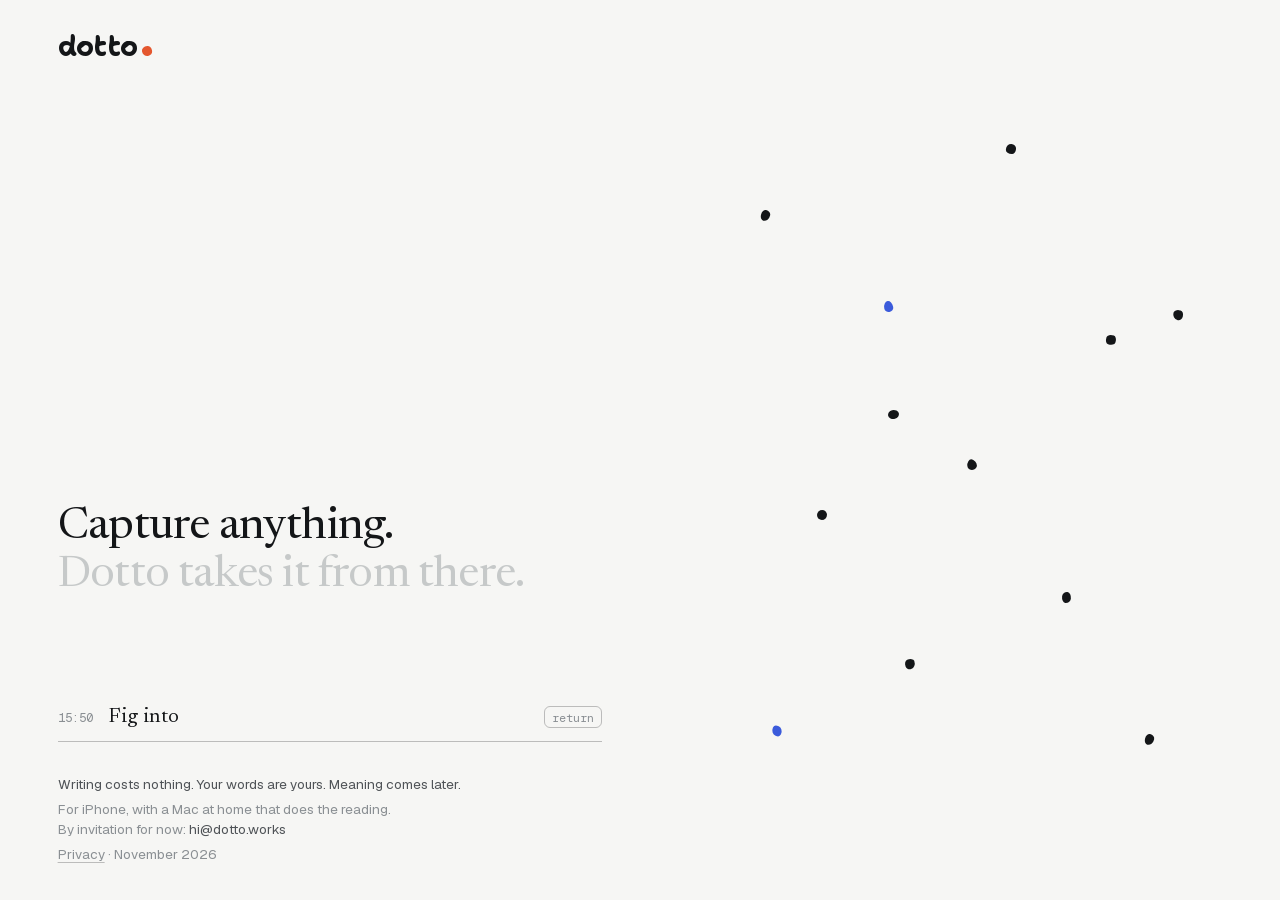
<file: site/index.html>
<!doctype html>
<html lang="en">
<head>
<meta charset="utf-8">
<meta name="viewport" content="width=device-width, initial-scale=1, viewport-fit=cover">
<title>Dotto</title>
<meta name="description" content="Capture anything. Dotto takes it from there.">
<link rel="canonical" href="https://dotto.works/">
<meta name="theme-color" content="#f6f6f4" media="(prefers-color-scheme: light)">
<meta name="theme-color" content="#111213" media="(prefers-color-scheme: dark)">
<meta property="og:type" content="website">
<meta property="og:site_name" content="Dotto">
<meta property="og:title" content="Dotto">
<meta property="og:description" content="Capture anything. Dotto takes it from there.">
<meta property="og:url" content="https://dotto.works/">
<meta property="og:image" content="https://dotto.works/card.png">
<meta property="og:image:width" content="2400">
<meta property="og:image:height" content="1260">
<meta property="og:image:alt" content="dotto, the name written by hand, its full stop a dot in orange, and beside it a scatter of dots.">
<meta name="twitter:card" content="summary_large_image">
<link rel="icon" href="favicon.ico" sizes="48x48">
<link rel="icon" href="icon.svg" type="image/svg+xml">
<link rel="apple-touch-icon" href="apple-touch-icon.png">
<link rel="preload" href="fonts/newsreader-400.e09ad385.woff2" as="font" type="font/woff2" crossorigin>
<link rel="preload" href="fonts/geist.ec42a21e.woff2" as="font" type="font/woff2" crossorigin>
<style>
/* The faces, served from here; design/fonts.sh makes the files. Words show at once in a face
   the device has, sized to take the same room, and change when their own arrives. The name
   is three letters of its face, inside this page, so it is never waited for. */
@font-face { font-family: "Newsreader"; font-weight: 400; font-display: swap; src: url(fonts/newsreader-400.e09ad385.woff2) format("woff2"); unicode-range: U+0020-007E, U+2010-2014, U+2018-201D, U+2022, U+2026; }
@font-face { font-family: "Newsreader"; font-weight: 400; font-display: swap; src: url(fonts/newsreader-400-more.601c2080.woff2) format("woff2"); unicode-range: U+00A0-00FF, U+2212; }
@font-face { font-family: "Geist"; font-weight: 400 500; font-display: swap; src: url(fonts/geist.ec42a21e.woff2) format("woff2"); }
@font-face { font-family: "Geist Mono"; font-weight: 400; font-display: swap; src: url(fonts/geist-mono-400.a8ca955b.woff2) format("woff2"); }
@font-face { font-family: "Shantell Sans"; font-weight: 700; font-display: block; src: url([data-uri]) format("woff2"); }
@font-face { font-family: "Newsreader wait"; src: local("Georgia"); size-adjust: 91.5%; ascent-override: 80.33%; descent-override: 28.96%; line-gap-override: 0%; }
@font-face { font-family: "Geist wait"; src: local("Arial"); size-adjust: 105.53%; ascent-override: 95.24%; descent-override: 27.95%; line-gap-override: 0%; }
/* The dots. Written by `swift run --package-path design dot` from design/dots.json. Change them there. */
/* Dotto's own dot. */
:root { --own-r: 58% 42% 47% 53% / 46% 55% 45% 54%; --own-turn: -8deg; --own-w: 1.044; --own-h: 0.9578; }
/* The dots there are: a shape, a turn, and how much wider and shorter than round. */
.d1 { --r: 58% 42% 47% 53% / 46% 55% 45% 54%; --turn: -8deg; --w: 1.044; --h: 0.9578; }
.d2 { --r: 44% 56% 61% 39% / 52% 41% 59% 48%; --turn: 12deg; --w: 0.9327; --h: 1.072; }
.d3 { --r: 51% 49% 38% 62% / 60% 47% 53% 40%; --turn: 4deg; --w: 1.049; --h: 0.9535; }
.d4 { --r: 50% 50% 50% 50% / 62% 62% 38% 38%; --turn: -10deg; --w: 0.9274; --h: 1.078; }
.d5 { --r: 64% 36% 64% 36% / 40% 60% 40% 60%; --turn: 18deg; --w: 1.049; --h: 0.9535; }
.d6 { --r: 52% 48% 51% 49% / 51% 47% 53% 49%; --turn: 0deg; --w: 1; --h: 1; }
.d7 { --r: 36% 64% 52% 48% / 36% 50% 50% 64%; --turn: 30deg; --w: 1; --h: 1; }
.d8 { --r: 45% 55% 45% 55% / 50% 50% 50% 50%; --turn: -12deg; --w: 1.105; --h: 0.9054; }
.d9 { --r: 55% 45% 58% 42% / 44% 58% 42% 56%; --turn: 6deg; --w: 0.9055; --h: 1.104; }
.d10 { --r: 38% 62% 56% 44% / 58% 36% 64% 42%; --turn: -20deg; --w: 1.02; --h: 0.9806; }
.d11 { --r: 62% 38% 42% 58% / 38% 52% 48% 62%; --turn: 14deg; --w: 0.9747; --h: 1.026; }
.d12 { --r: 47% 53% 43% 57% / 34% 66% 34% 66%; --turn: 24deg; --w: 1.03; --h: 0.9713; }
/* The dots end. */
:root { padding-top: env(safe-area-inset-top, 0px); padding-bottom: env(safe-area-inset-bottom, 0px); }
/* Layout: one screen. The words stand at the left edge, read bottom up from the live line.
   The rest is a field. Every line written becomes a dot in it, its own full stop; Dotto's
   dot, the only colour, leaves the name, goes through them, and they gather into things.
   Palette: a cool near-white ground, black text, hairlines barely there.
   A person's words in a serif, the system in a grotesk, times in mono. */
:root {
  --ground: #f6f6f4;
  --text: #141618;
  --soft: #4f5357;
  --muted: #8a8f93;
  --unlit: #c6c9c9;
  --rule-strong: rgba(20, 22, 24, 0.26);
  --dot: #e4572e;
  --health: #3b5bdb;
  --words: "Newsreader", "Newsreader wait", "Iowan Old Style", Georgia, serif;
  --system: "Geist", "Geist wait", -apple-system, "Helvetica Neue", Arial, sans-serif;
  --time: "Geist Mono", "SF Mono", Menlo, monospace;
  --ease: cubic-bezier(0.22, 0.72, 0.12, 1);
}
@media (prefers-color-scheme: dark) {
  :root:not([data-theme="light"]) {
    --ground: #111213; --text: #ecedea; --soft: #b4b8b5; --muted: #7e8381; --unlit: #3a3e40;
    --rule-strong: rgba(236, 237, 234, 0.28);
    --dot: #ff6a3d; --health: #7d94f0;
    color-scheme: dark;
  }
}
:root[data-theme="dark"] {
  --ground: #111213; --text: #ecedea; --soft: #b4b8b5; --muted: #7e8381; --unlit: #3a3e40;
  --rule-strong: rgba(236, 237, 234, 0.28);
  --dot: #ff6a3d; --health: #7d94f0;
  color-scheme: dark;
}

*, *::before, *::after { box-sizing: border-box; }
html, body { height: 100%; }
/* The page was drawn for a screen 1440 by 900. On a larger one all of it grows together,
   by the lesser of how much wider and how much taller the screen is. */
@media (min-width: 90rem) and (min-height: 56.25rem) {
  html { font-size: clamp(16px, min(1.1111vw, 1.7778vh), 26px); }
}
body {
  margin: 0;
  background: var(--ground);
  color: var(--text);
  font-family: var(--system);
  font-size: 1rem;
  line-height: 1.5;
  -webkit-font-smoothing: antialiased;
}

.page {
  min-height: 100%;
  min-height: 100svh;
  display: grid;
  grid-template-columns: minmax(0, 1fr);
  /* The field takes what the words leave, so the page is one screen where it can be. */
  grid-template-rows: auto minmax(11rem, 1fr) auto auto;
  grid-template-areas: "mark" "field" "say" "foot";
  row-gap: 1.25rem;
  padding-block: 1.25rem 1.5rem;
  padding-left: max(clamp(16px, 4.5vw, 4rem), env(safe-area-inset-left, 0px));
  padding-right: max(clamp(16px, 4.5vw, 4rem), env(safe-area-inset-right, 0px));
  overflow-x: clip;
}
@media (min-width: 56rem) {
  .page {
    grid-template-columns: minmax(20rem, 34rem) minmax(0, 1fr);
    grid-template-rows: auto minmax(0, 1fr) auto;
    grid-template-areas: "mark field" "say field" "foot field";
    column-gap: clamp(2rem, 5vw, 5rem);
    row-gap: 2rem;
    padding-block: 2rem 2.25rem;
  }
  .note { min-height: 4.6rem; }
}

/* The name, written by hand. Its full stop is Dotto: a dot drawn by hand, its own. */
.mark {
  grid-area: mark;
  font-family: "Shantell Sans", var(--words);
  font-weight: 700;
  font-size: 1.75rem;
  letter-spacing: -0.02em;
  line-height: 1;
}
.o {
  display: inline-block;
  width: calc(0.625rem * var(--own-w, 1)); height: calc(0.625rem * var(--own-h, 1));
  border-radius: var(--own-r, 50%);
  transform: rotate(var(--own-turn, 0deg));
  background: var(--dot);
}
.mark .o { margin-left: 0.25rem; }

/* The words. */
.say { grid-area: say; align-self: end; min-width: 0; display: flex; flex-direction: column; gap: 1.5rem; container-type: inline-size; }
h1 {
  margin: 0;
  font-family: var(--words);
  font-weight: 400;
  font-size: clamp(1.5rem, 8.2cqw, 3.1rem);
  line-height: 1.08;
  letter-spacing: -0.018em;
}
.ph { display: block; color: var(--unlit); transition: color 0.9s ease; }
.ph.on { color: var(--text); }

/* What a dot says, and what was done about it. */
.note { min-height: 3.4rem; display: flex; flex-direction: column; gap: 0.3rem; justify-content: flex-end; }
.note p { margin: 0; }
.said { font-family: var(--words); font-size: 1.17rem; line-height: 1.35; }
.said .t, .live .t { font-family: var(--time); font-size: 0.78rem; color: var(--muted); letter-spacing: 0.01em; font-variant-numeric: tabular-nums; }
.said .t { margin-right: 0.6em; }
.said .by { font-family: var(--system); font-size: 0.78rem; color: var(--health); margin-left: 0.5em; }
.did { font-size: 0.92rem; color: var(--soft); display: grid; grid-template-columns: auto minmax(0, 1fr); column-gap: 0.55rem; align-items: baseline; }
.did .o { width: calc(0.4375rem * var(--own-w, 1)); height: calc(0.4375rem * var(--own-h, 1)); transform: translateY(-1px) rotate(var(--own-turn, 0deg)); }
.hint { font-size: 0.92rem; color: var(--muted); }

/* The live line, written on its rule as on ruled paper. */
.live {
  display: grid;
  grid-template-columns: auto minmax(0, 1fr) auto;
  align-items: baseline;
  column-gap: 0.9rem;
  border-bottom: 1px solid var(--rule-strong);
  padding-bottom: 0.55rem;
}
.live input {
  min-width: 0; width: 100%;
  border: 0; outline: 0; padding: 0; margin: 0;
  background: transparent;
  color: var(--text);
  caret-color: var(--dot);
  font-family: var(--words);
  font-size: 1.3rem;
  line-height: 1.4;
}
.live input::placeholder { color: var(--muted); opacity: 1; }
.ret {
  font-family: var(--time); font-size: 0.72rem; color: var(--muted);
  background: transparent; border: 1px solid var(--rule-strong); border-radius: 6px;
  padding: 0.15rem 0.45rem; cursor: pointer;
  transition: opacity 0.2s ease;
}
.live input:placeholder-shown + .ret { opacity: 0; pointer-events: none; }
.ret:hover { color: var(--text); }
.ret:focus-visible, .foot a:focus-visible { outline: 2px solid var(--dot); outline-offset: 2px; }

/* The foot. */
.foot { grid-area: foot; font-size: 0.84rem; color: var(--muted); display: flex; flex-direction: column; gap: 0.3rem; }
.foot p { margin: 0; }
.foot .three { color: var(--soft); }
.foot a { color: inherit; text-underline-offset: 3px; text-decoration-color: var(--rule-strong); }
.foot .addr { color: var(--soft); user-select: all; }
.foot .ask { white-space: nowrap; }

/* The field. */
.field { grid-area: field; position: relative; min-width: 0; min-height: 0; }
.links { position: absolute; inset: 0; width: 100%; height: 100%; overflow: visible; pointer-events: none; }
.links line { stroke: var(--rule-strong); stroke-width: 1; vector-effect: non-scaling-stroke; fill: none; }
/* The things show in three steps: their names as they form, what they add up to, what was done. */
.links, .label, .label .n, .extra { opacity: 0; }
.links, .label { transition: opacity 0.9s ease 1.1s; }
.label .n, .extra { transition: opacity 0.8s ease; }
.field.things .links, .field.things .label { opacity: 1; }
.field.counted .label .n { opacity: 1; }
.field.done .extra { opacity: 1; }

.dot {
  position: absolute;
  left: calc(var(--x) * 100%); top: calc(var(--y) * 100%);
  width: 1.625rem; height: 1.625rem; margin: -0.8125rem 0 0 -0.8125rem;
  padding: 0; border: 0; border-radius: 50%;
  background: transparent; cursor: pointer;
  transition: left 1.5s var(--ease), top 1.5s var(--ease);
  -webkit-tap-highlight-color: transparent;
}
/* Each line's dot is drawn by hand, one of the dots design/ has: its shape, its turn, and
   how much wider and shorter than round it is. */
.dot::before {
  content: ""; position: absolute; inset: 0; margin: auto;
  width: calc(0.625rem * var(--w, 1)); height: calc(0.625rem * var(--h, 1));
  border-radius: var(--r, 50%);
  background: var(--text);
  transform: rotate(var(--turn, 0deg)) scale(var(--grown, 1));
  transition: transform 0.25s var(--ease);
}
.dot.health::before { background: var(--health); }
.dot:hover, .dot:focus-visible { --grown: 1.5; }
.dot:focus-visible { outline: none; }
.dot[aria-pressed="true"]::after, .dot:focus-visible::after {
  content: ""; position: absolute; inset: 1px; border-radius: 50%;
  border: 1px solid var(--text);
}
.dot.health[aria-pressed="true"]::after, .dot.health:focus-visible::after { border-color: var(--health); }
.dot.waiting { visibility: hidden; }
.dot.seen::before { animation: seen 0.8s var(--ease); }
@keyframes seen { 40% { transform: rotate(var(--turn, 0deg)) scale(1.9); } }

.label, .extra { position: absolute; left: calc(var(--x) * 100%); top: calc(var(--y) * 100%); pointer-events: none; }
.label { font-size: 0.8rem; font-weight: 500; color: var(--soft); white-space: nowrap; line-height: 1; }
.label.r { transform: translate(1rem, -50%); }
.label.b { transform: translate(-0.3125rem, 0.9375rem); }
.extra { border-radius: 50%; transform: translate(-50%, -50%); }
.extra.ring { width: 1.5rem; height: 1.5rem; border: 1px solid var(--text); }
.extra.today { width: 0.625rem; height: 0.625rem; border: 1.5px solid var(--dot); }
.extra.answer {
  width: calc(0.4375rem * var(--own-w, 1)); height: calc(0.4375rem * var(--own-h, 1));
  border-radius: var(--own-r, 50%);
  transform: translate(-50%, -50%) rotate(var(--own-turn, 0deg));
  background: var(--dot);
}

/* What moves between the words and the field: a line on its way in, and Dotto on its way
   round. Each is carried by a still box and drawn inside it, so its turn does not bend its way. */
.fly { position: fixed; left: 0; top: 0; width: 0.625rem; height: 0.625rem; margin: -0.3125rem 0 0 -0.3125rem; pointer-events: none; z-index: 5; }
.fly::before {
  content: ""; position: absolute; left: 50%; top: 50%;
  width: calc(0.625rem * var(--w, 1)); height: calc(0.625rem * var(--h, 1));
  border-radius: var(--r, 50%);
  transform: translate(-50%, -50%) rotate(var(--turn, 0deg));
  background: var(--text);
}
.fly.dotto { --r: var(--own-r, 50%); --turn: var(--own-turn, 0deg); --w: var(--own-w, 1); --h: var(--own-h, 1); }
.fly.dotto::before { background: var(--dot); }

@media (prefers-reduced-motion: reduce) {
  .dot, .dot::before, .ph, .links, .label, .label .n, .extra { transition: none; }
  .dot.seen::before { animation: none; }
}
</style>
</head>
<body>

<div class="page">
  <header class="mark"><span>dotto</span><i class="o" id="home"></i></header>

  <main class="say">
    <h1>
      <span class="ph on">Capture anything.</span>
      <span class="ph" id="p2">Dotto takes it from there.</span>
    </h1>

    <div class="note" id="note" aria-live="polite"></div>

    <form class="live" id="live" autocomplete="off">
      <label class="t" for="line" id="clock">00:00</label>
      <input id="line" name="line" type="text" aria-label="Write a line" placeholder="Write anything" enterkeyhint="done" autocapitalize="sentences" spellcheck="false" maxlength="160">
      <button class="ret" id="keep" type="submit" aria-label="Keep this line">return</button>
    </form>
  </main>

  <section class="field" id="field" aria-label="Lines written over four days. Each dot is one line.">
    <svg class="links" id="links" viewBox="0 0 100 100" preserveAspectRatio="none" aria-hidden="true"></svg>
  </section>

  <footer class="foot">
    <p class="three">Writing costs nothing. Your words are yours. Meaning comes later.</p>
    <p>For iPhone, with a Mac at home that does the reading. <span class="ask">By invitation for now: <span class="addr">hi@dotto.works</span></span></p>
    <p><a href="privacy/">Privacy</a> · November 2026</p>
  </footer>
</div>

<script>
(function () {
  "use strict";

  // Four days of lines, as someone might write them. Invented.
  var LINES = [
    { id: "a1",  t: "Mon 07:48", w: "No scrolling today. Let's see.", thing: "streak" },
    { id: "a2",  t: "Mon 09:15", w: "Two fig sticks cut from the big tree, into a jar.", thing: "fig" },
    { id: "a3",  t: "Mon 12:20", w: "Walk, 3.1 km, 41 min", thing: "walks", by: "Health" },
    { id: "a4",  t: "Mon 18:02", w: "Why does bread need salt?", thing: "question" },
    { id: "a5",  t: "Tue 08:01", w: "No scrolling, day two.", thing: "streak" },
    { id: "a6",  t: "Tue 10:40", w: "Dentist on Thursday, 10:30.", thing: "coming" },
    { id: "a7",  t: "Tue 21:15", w: "The quiet after rain." },
    { id: "a8",  t: "Wed 07:55", w: "Still no scrolling.", thing: "streak" },
    { id: "a9",  t: "Wed 11:30", w: "Roots on one fig stick already.", thing: "fig" },
    { id: "a10", t: "Wed 16:45", w: "The neighbour's dog knows the postman's van." },
    { id: "a11", t: "Thu 09:10", w: "Walk, 4.2 km, 52 min", thing: "walks", by: "Health" },
    { id: "a12", t: "Thu 19:30", w: "Light through the kitchen door." },
    { id: "a13", t: "Thu 21:04", w: "Fig into soil on Saturday.", thing: "fig" }
  ];

  // What was done about the lines that turned out to be one thing.
  var DID = {
    fig: "The fig. Three lines in order, on a page of its own.",
    streak: "No scrolling, three days. Worked out from your lines. Nothing to tick.",
    coming: "Thursday 10:30. You are told the evening before, and an hour before.",
    question: "Salt slows the yeast and strengthens the gluten, so the loaf rises evenly.",
    walks: "Walks, 7.3 km. Health wrote these two. You wrote nothing."
  };
  var NOTHING = "Read, and nothing said. Most lines want nothing.";
  var YOURS = "Read, and nothing said. This line stays on this page.";

  // Where each line lands as it is written, and where the things stand once read.
  // Fractions of the field, x across and y down. Two fields: wide beside the words, narrow above them.
  var SCATTER = {
    a1: [0.18, 0.22], a2: [0.62, 0.14], a3: [0.40, 0.33], a4: [0.80, 0.37], a5: [0.28, 0.58],
    a6: [0.55, 0.52], a7: [0.41, 0.46], a8: [0.72, 0.68], a9: [0.44, 0.76], a10: [0.92, 0.34],
    a11: [0.20, 0.84], a12: [0.87, 0.85], a13: [0.60, 0.31]
  };
  var THINGS = {
    wide: {
      fig: { x: 0.15, y: 0.18, d: 0.068 }, streak: { x: 0.09, y: 0.72, d: 0.052 },
      coming: { x: 0.53, y: 0.22 }, question: { x: 0.50, y: 0.64, d: 0.036 }, walks: { x: 0.74, y: 0.50, d: 0.052 },
      spots: [[0.36, 0.88], [0.66, 0.80], [0.93, 0.64], [0.36, 0.10], [0.74, 0.08], [0.30, 0.34], [0.60, 0.42], [0.94, 0.12]]
    },
    narrow: {
      fig: { x: 0.14, y: 0.13, d: 0.095 }, streak: { x: 0.12, y: 0.82, d: 0.075 },
      coming: { x: 0.58, y: 0.15 }, question: { x: 0.44, y: 0.63, d: 0.06 }, walks: { x: 0.68, y: 0.50, d: 0.075 },
      spots: [[0.62, 0.84], [0.80, 0.70], [0.30, 0.50], [0.92, 0.10], [0.60, 0.32], [0.76, 0.90], [0.05, 0.60], [0.94, 0.56]]
    }
  };

  var field = document.getElementById("field");
  var links = document.getElementById("links");
  var note = document.getElementById("note");
  var form = document.getElementById("live");
  var input = document.getElementById("line");
  var clock = document.getElementById("clock");
  var home = document.getElementById("home");
  var wideQuery = window.matchMedia("(min-width: 56rem)");
  var still = window.matchMedia("(prefers-reduced-motion: reduce)").matches;

  var gathered = false;   // the things have formed
  var settled = false;    // the piece has played; from here a new line is read as it lands
  var taken = false;      // the visitor has taken the live line
  var busy = Promise.resolve();
  var pinned = null;
  var mine = 0;
  var dots = {};
  var marks = [];

  function el(tag, cls) { var e = document.createElement(tag); if (cls) e.className = cls; return e; }
  function wait(ms) { return new Promise(function (done) { setTimeout(done, ms); }); }
  function at(node, x, y) { node.style.setProperty("--x", x); node.style.setProperty("--y", y); }
  function centre(node) { var r = node.getBoundingClientRect(); return [r.left + r.width / 2, r.top + r.height / 2]; }

  // A dot is a button: touch it and it says its line. Each is one of the dots this page's style has,
  // from the second on; the first is Dotto's own.
  var drawn = 0;
  function makeDot(line) {
    var b = el("button", "dot" + (line.by ? " health" : ""));
    b.shape = "d" + (2 + drawn++ % 11);
    b.classList.add(b.shape);
    b.type = "button";
    b.setAttribute("aria-pressed", "false");
    b.setAttribute("aria-label", line.t + ". " + line.w + (line.by ? " Written by " + line.by + "." : ""));
    b.line = line;
    b.addEventListener("click", function () { pin(pinned === b ? null : b); });
    b.addEventListener("pointerenter", function (e) { if (e.pointerType === "mouse") say(b); });
    b.addEventListener("pointerleave", function (e) { if (e.pointerType === "mouse") say(pinned); });
    b.addEventListener("focus", function () { say(b); });
    b.addEventListener("blur", function () { say(pinned); });
    field.appendChild(b);
    dots[line.id] = b;
    return b;
  }

  function pin(b) {
    if (pinned) pinned.setAttribute("aria-pressed", "false");
    pinned = b;
    if (b) b.setAttribute("aria-pressed", "true");
    say(b);
  }

  function say(b) {
    note.textContent = "";
    if (!b) {
      if (settled) { var h = el("p", "hint"); h.textContent = "Each dot is a line. Touch one."; note.appendChild(h); }
      return;
    }
    var line = b.line;
    var said = el("p", "said");
    var t = el("span", "t"); t.textContent = line.t; said.appendChild(t);
    said.appendChild(document.createTextNode(line.w));
    if (line.by) { var by = el("span", "by"); by.textContent = line.by; said.appendChild(by); }
    note.appendChild(said);
    if (gathered && line.read !== false) {
      var did = el("p", "did");
      did.appendChild(el("i", "o"));
      var words = el("span"); words.textContent = line.mine ? YOURS : (DID[line.thing] || NOTHING);
      did.appendChild(words);
      note.appendChild(did);
    }
  }

  // Where the lines stand, for the field as it is now.
  function place() {
    var T = THINGS[wideQuery.matches ? "wide" : "narrow"];
    var order = { fig: 0, streak: 0, walks: 0 };
    LINES.forEach(function (line) {
      var p = SCATTER[line.id];
      if (gathered && line.thing) {
        var g = T[line.thing];
        if (line.thing === "fig") p = [g.x, g.y + g.d * order.fig++];
        else if (line.thing === "streak") p = [g.x + g.d * order.streak++, g.y];
        else if (line.thing === "walks") p = [g.x + g.d * order.walks++, g.y];
        else p = [g.x, g.y];
      }
      at(dots[line.id], p[0], p[1]);
    });
    field.classList.toggle("things", gathered);
  }

  // What stands beside the things once they have formed: their names, a ring, a thread.
  // Made when the page opens and when the field changes shape, shown when the things form.
  function build() {
    var T = THINGS[wideQuery.matches ? "wide" : "narrow"];
    marks.forEach(function (m) { m.remove(); });
    marks = [];
    links.textContent = "";
    function mark(cls, x, y, text, sum) {
      var m = el("span", cls); if (text) m.textContent = text;
      if (sum) { var n = el("span", "n"); n.textContent = " · " + sum; m.appendChild(n); }
      at(m, x, y); field.appendChild(m); marks.push(m);
    }
    function link(x1, y1, x2, y2) {
      var l = document.createElementNS("http://www.w3.org/2000/svg", "line");
      l.setAttribute("x1", x1 * 100); l.setAttribute("y1", y1 * 100);
      l.setAttribute("x2", x2 * 100); l.setAttribute("y2", y2 * 100);
      links.appendChild(l);
    }
    var f = T.fig, s = T.streak, c = T.coming, q = T.question, w = T.walks;
    link(f.x, f.y, f.x, f.y + f.d * 2);
    mark("label r", f.x, f.y, "The fig", "3 lines");
    link(s.x, s.y, s.x + s.d * 3, s.y);
    mark("extra today", s.x + s.d * 3, s.y);
    mark("label b", s.x, s.y, "No scrolling", "3 days");
    mark("extra ring", c.x, c.y);
    mark("label r", c.x, c.y, "Thursday 10:30");
    link(q.x, q.y, q.x + q.d, q.y);
    mark("extra answer", q.x + q.d, q.y);
    link(w.x, w.y, w.x + w.d, w.y);
    mark("label b", w.x, w.y, "Walks", "7.3 km");
  }

  // One thing moving over the page from one point to another.
  function fly(cls, from, to, ms, ease) {
    var f = el("i", "fly " + cls);
    document.body.appendChild(f);
    var a = f.animate(
      [{ transform: "translate(" + from[0] + "px," + from[1] + "px)" }, { transform: "translate(" + to[0] + "px," + to[1] + "px)" }],
      { duration: ms, easing: ease || "cubic-bezier(0.3, 0, 0.15, 1)", fill: "forwards" }
    );
    return a.finished.then(function () { return f; }, function () { return f; });
  }

  // Return: the words become their full stop, and the full stop goes to its place.
  function end() {
    var r = input.getBoundingClientRect();
    var ctx = document.createElement("canvas").getContext("2d");
    var cs = getComputedStyle(input);
    ctx.font = cs.fontStyle + " " + cs.fontWeight + " " + cs.fontSize + " " + cs.fontFamily;
    var w = Math.min(ctx.measureText(input.value).width, r.width - 6);
    return [r.left + w + 6, r.top + r.height * 0.62];
  }
  function land(b) {
    if (still) { b.classList.remove("waiting"); input.value = ""; return Promise.resolve(); }
    var from = end();
    input.value = "";
    return fly("line " + b.shape, from, centre(b), 850).then(function (f) { b.classList.remove("waiting"); f.remove(); });
  }

  // Dotto leaves the name, goes to each line in turn, stays a moment with each, and comes
  // home. Without hurry: it is reading.
  function read(list) {
    if (still || !list.length) return Promise.resolve();
    var here = centre(home);
    home.style.visibility = "hidden";
    var chain = Promise.resolve();
    list.concat([null]).forEach(function (b, i) {
      chain = chain.then(function () {
        var there = b ? centre(b) : centre(home);
        var first = i === 0, last = b === null;
        return fly("dotto", here, there, first || last ? 900 : 480, first || last ? null : "cubic-bezier(0.45, 0, 0.25, 1)").then(function (f) {
          here = there;
          if (b) pulse(b);
          return (b ? wait(260) : Promise.resolve()).then(function () { f.remove(); });
        });
      });
    });
    return chain.then(function () { home.style.visibility = ""; });
  }

  function pulse(b) { b.classList.remove("seen"); void b.offsetWidth; b.classList.add("seen"); }
  function light(id) { document.getElementById(id).classList.add("on"); }

  // What each line is: the lines of one thing answer together, one thing after another.
  function identify() {
    var chain = Promise.resolve();
    ["fig", "streak", "coming", "question", "walks"].forEach(function (thing) {
      chain = chain.then(function () {
        LINES.forEach(function (l) { if (l.thing === thing) pulse(dots[l.id]); });
        return wait(520);
      });
    });
    return chain.then(function () { return wait(300); });
  }

  // The piece: the last line is written, then Dotto takes it from there, a step at a time.
  function play() {
    var last = dots.a13;
    if (still) {
      last.classList.remove("waiting");
      light("p2");
      gathered = true; settled = true; place(); field.classList.add("counted", "done"); say(null);
      return Promise.resolve();
    }
    return wait(900)
      .then(function () {
        var text = last.line.w, i = 0;
        function key() {
          if (taken) { last.classList.remove("waiting"); return Promise.resolve(); }
          if (i === text.length) return wait(420).then(function () { return taken ? (last.classList.remove("waiting"), null) : land(last); });
          input.value = text.slice(0, ++i);
          return wait(34 + Math.random() * 46).then(key);
        }
        return key();
      })
      .then(function () { return wait(500); })
      .then(function () { light("p2"); return read(LINES.map(function (l) { return dots[l.id]; })); })
      .then(identify)
      .then(function () { gathered = true; place(); return wait(2200); })
      .then(function () { field.classList.add("counted"); return wait(1000); })
      .then(function () { field.classList.add("done"); return wait(1100); })
      .then(function () { settled = true; if (!pinned) say(null); });
  }

  // A line of the visitor's own. It lands, is read, and stays on this page.
  function keep(text) {
    var now = new Date();
    var line = { id: "m" + (++mine), t: now.toLocaleDateString("en-GB", { weekday: "short" }) + " " + hhmm(now), w: text, mine: true, read: false };
    var b = makeDot(line);
    var spots = THINGS[wideQuery.matches ? "wide" : "narrow"].spots;
    var spot = spots[(mine - 1) % spots.length], lap = Math.floor((mine - 1) / spots.length);
    at(b, Math.min(0.96, Math.max(0.04, spot[0] + lap * 0.03)), Math.min(0.96, Math.max(0.04, spot[1] - lap * 0.035)));
    b.classList.add("waiting");
    land(b).then(function () {
      if (!settled) { pending.push(b); return; }
      busy = busy.then(function () { return read([b]); }).then(function () { line.read = true; pin(b); });
    });
  }
  var pending = [];

  function hhmm(d) { return String(d.getHours()).padStart(2, "0") + ":" + String(d.getMinutes()).padStart(2, "0"); }
  function tick() { clock.textContent = hhmm(new Date()); }

  form.addEventListener("submit", function (e) {
    e.preventDefault();
    var text = input.value.trim();
    if (!text || !taken) return;
    keep(text);
  });
  // The live line is the visitor's from the moment they come to it.
  function take() {
    if (taken) return;
    taken = true;
    if (!settled) input.value = "";
  }
  input.addEventListener("focus", take);
  input.addEventListener("pointerdown", take);

  LINES.forEach(makeDot);
  dots.a13.classList.add("waiting");
  build();
  place();
  tick(); setInterval(tick, 15000);
  if (wideQuery.addEventListener) wideQuery.addEventListener("change", function () { build(); place(); });

  busy = play().then(function () {
    // Lines the visitor wrote while the piece was playing are read now.
    var list = pending.splice(0);
    return read(list).then(function () {
      list.forEach(function (b) { b.line.read = true; });
      if (list.length) pin(list[list.length - 1]);
    });
  });
})();
</script>

</body>
</html>
</file>
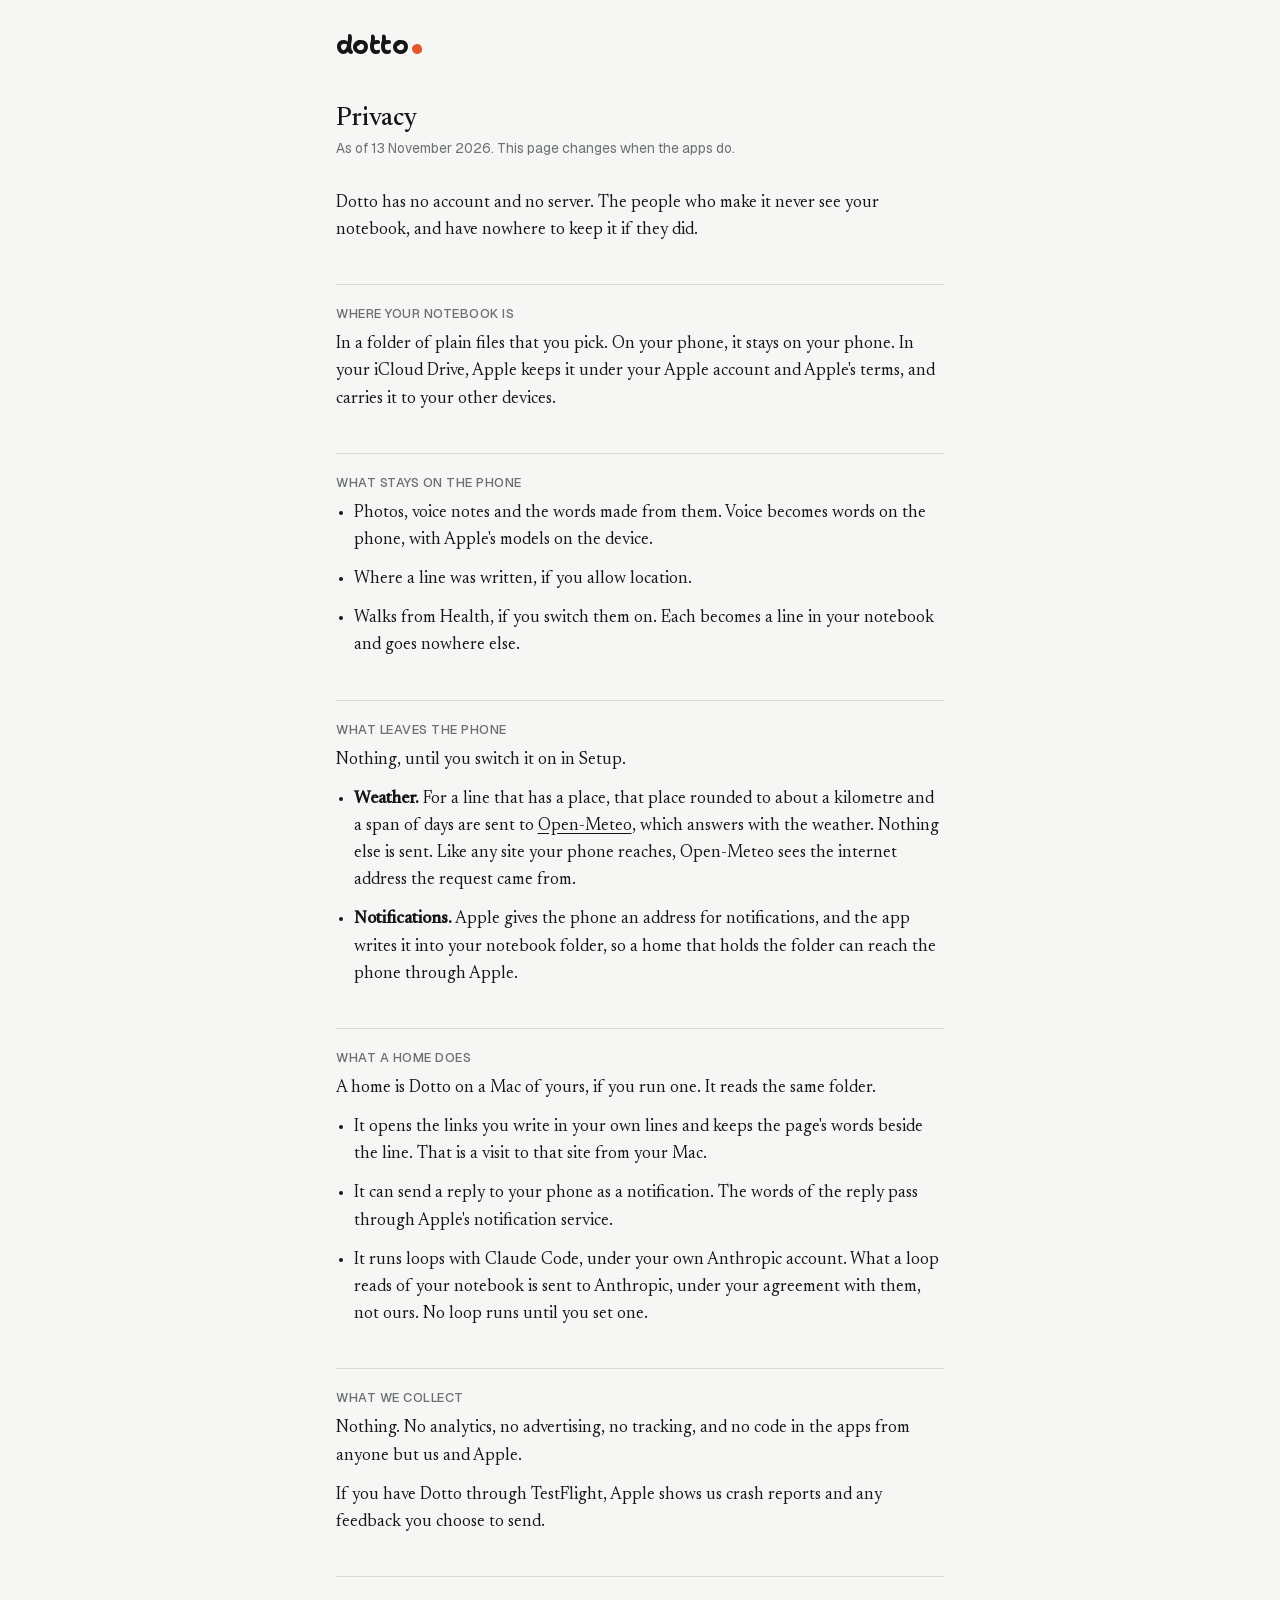
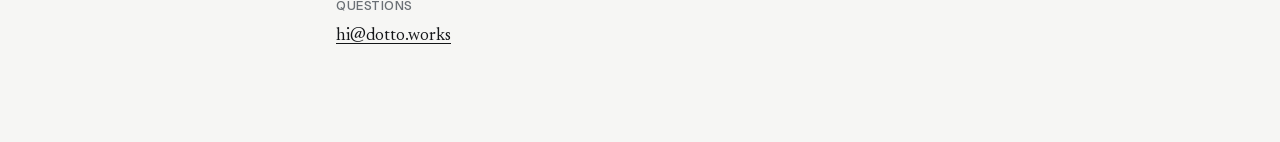
<file: site/privacy/index.html>
<!doctype html>
<html lang="en">
<head>
<meta charset="utf-8">
<meta name="viewport" content="width=device-width, initial-scale=1">
<title>Privacy · Dotto</title>
<meta name="description" content="What Dotto keeps, where it keeps it, and what leaves your phone.">
<link rel="canonical" href="https://dotto.works/privacy/">
<meta name="theme-color" content="#f6f6f4" media="(prefers-color-scheme: light)">
<meta name="theme-color" content="#111213" media="(prefers-color-scheme: dark)">
<meta property="og:type" content="website">
<meta property="og:site_name" content="Dotto">
<meta property="og:title" content="Privacy · Dotto">
<meta property="og:description" content="What Dotto keeps, where it keeps it, and what leaves your phone.">
<meta property="og:url" content="https://dotto.works/privacy/">
<meta property="og:image" content="https://dotto.works/card.png">
<meta property="og:image:width" content="2400">
<meta property="og:image:height" content="1260">
<meta property="og:image:alt" content="dotto, the name written by hand, its full stop a dot in orange, and beside it a scatter of dots.">
<meta name="twitter:card" content="summary_large_image">
<link rel="icon" href="../favicon.ico" sizes="48x48">
<link rel="icon" href="../icon.svg" type="image/svg+xml">
<link rel="apple-touch-icon" href="../apple-touch-icon.png">
<link rel="preload" href="../fonts/newsreader-400.e09ad385.woff2" as="font" type="font/woff2" crossorigin>
<style>
/* The faces, served from here; design/fonts.sh makes the files. Words show at once in a face
   the device has, sized to take the same room, and change when their own arrives. The name
   is three letters of its face, inside this page, so it is never waited for. */
@font-face { font-family: "Newsreader"; font-weight: 400; font-display: swap; src: url(../fonts/newsreader-400.e09ad385.woff2) format("woff2"); unicode-range: U+0020-007E, U+2010-2014, U+2018-201D, U+2022, U+2026; }
@font-face { font-family: "Newsreader"; font-weight: 400; font-display: swap; src: url(../fonts/newsreader-400-more.601c2080.woff2) format("woff2"); unicode-range: U+00A0-00FF, U+2212; }
@font-face { font-family: "Newsreader"; font-weight: 500; font-display: swap; src: url(../fonts/newsreader-500.e473c680.woff2) format("woff2"); }
@font-face { font-family: "Geist"; font-weight: 400 500; font-display: swap; src: url(../fonts/geist.ec42a21e.woff2) format("woff2"); }
@font-face { font-family: "Shantell Sans"; font-weight: 700; font-display: block; src: url([data-uri]) format("woff2"); }
@font-face { font-family: "Newsreader wait"; src: local("Georgia"); size-adjust: 91.5%; ascent-override: 80.33%; descent-override: 28.96%; line-gap-override: 0%; }
@font-face { font-family: "Geist wait"; src: local("Arial"); size-adjust: 105.53%; ascent-override: 95.24%; descent-override: 27.95%; line-gap-override: 0%; }
/* The dots. Written by `swift run --package-path design dot` from design/dots.json. Change them there. */
/* Dotto's own dot. */
:root { --own-r: 58% 42% 47% 53% / 46% 55% 45% 54%; --own-turn: -8deg; --own-w: 1.044; --own-h: 0.9578; }
/* The dots end. */
/* The palette and type of the main page: a cool near-white ground, black text, one colour. */
:root {
  --ground: #f6f6f4; --text: #141618; --muted: #6b7075; --line: rgba(20, 22, 24, 0.12); --dot: #e4572e;
  --words: "Newsreader", "Newsreader wait", "Iowan Old Style", Georgia, serif;
  --system: "Geist", "Geist wait", -apple-system, "Helvetica Neue", Arial, sans-serif;
}
@media (prefers-color-scheme: dark) {
  :root { --ground: #111213; --text: #ecedea; --muted: #9ea3a1; --line: rgba(236, 237, 234, 0.14); --dot: #ff6a3d; color-scheme: dark; }
}
html { background: var(--ground); color: var(--text); }
body { margin: 0 auto; max-width: 38rem; padding: 2rem 1.25rem 5rem; font: 400 17px/1.6 var(--words); }
.home { display: inline-flex; align-items: baseline; font: 700 26px/1 "Shantell Sans", var(--words); letter-spacing: -0.02em; color: inherit; text-decoration: none; }
.home i { width: calc(10px * var(--own-w, 1)); height: calc(10px * var(--own-h, 1)); border-radius: var(--own-r, 50%); transform: rotate(var(--own-turn, 0deg)); background: var(--dot); margin-left: 4px; }
h1 { font: 500 1.6rem/1.2 var(--words); margin: 2.5rem 0 .25rem; }
h2 { font: 500 .8rem/1.4 var(--system); letter-spacing: .04em; text-transform: uppercase;
     color: var(--muted); margin: 2.5rem 0 .5rem; padding-top: 1.25rem; border-top: 1px solid var(--line); }
p, li { margin: 0 0 .75rem; }
ul { padding-left: 1.1rem; margin: 0; }
.dated { color: var(--muted); font: 400 .85rem/1.4 var(--system); margin-bottom: 2rem; }
a { color: inherit; text-underline-offset: 3px; }
</style>
</head>
<body>

<a class="home" href="/" aria-label="Dotto, home">dotto<i></i></a>
<h1>Privacy</h1>
<p class="dated">As of 13 November 2026. This page changes when the apps do.</p>

<p>Dotto has no account and no server. The people who make it never see your notebook, and
have nowhere to keep it if they did.</p>

<h2>Where your notebook is</h2>
<p>In a folder of plain files that you pick. On your phone, it stays on your phone. In your
iCloud Drive, Apple keeps it under your Apple account and Apple's terms, and carries it to
your other devices.</p>

<h2>What stays on the phone</h2>
<ul>
  <li>Photos, voice notes and the words made from them. Voice becomes words on the phone, with Apple's models on the device.</li>
  <li>Where a line was written, if you allow location.</li>
  <li>Walks from Health, if you switch them on. Each becomes a line in your notebook and goes nowhere else.</li>
</ul>

<h2>What leaves the phone</h2>
<p>Nothing, until you switch it on in Setup.</p>
<ul>
  <li><b>Weather.</b> For a line that has a place, that place rounded to about a kilometre and a span of days are sent to
      <a href="https://open-meteo.com/">Open-Meteo</a>, which answers with the weather. Nothing else is sent. Like any site your phone
      reaches, Open-Meteo sees the internet address the request came from.</li>
  <li><b>Notifications.</b> Apple gives the phone an address for notifications, and the app writes it into your notebook folder,
      so a home that holds the folder can reach the phone through Apple.</li>
</ul>

<h2>What a home does</h2>
<p>A home is Dotto on a Mac of yours, if you run one. It reads the same folder.</p>
<ul>
  <li>It opens the links you write in your own lines and keeps the page's words beside the line. That is a visit to that site from your Mac.</li>
  <li>It can send a reply to your phone as a notification. The words of the reply pass through Apple's notification service.</li>
  <li>It runs loops with Claude Code, under your own Anthropic account. What a loop reads of your notebook is sent to Anthropic,
      under your agreement with them, not ours. No loop runs until you set one.</li>
</ul>

<h2>What we collect</h2>
<p>Nothing. No analytics, no advertising, no tracking, and no code in the apps from anyone but us and Apple.</p>
<p>If you have Dotto through TestFlight, Apple shows us crash reports and any feedback you choose to send.</p>

<h2>Questions</h2>
<p><a href="mailto:hi@dotto.works">hi@dotto.works</a></p>

</body>
</html>
</file>
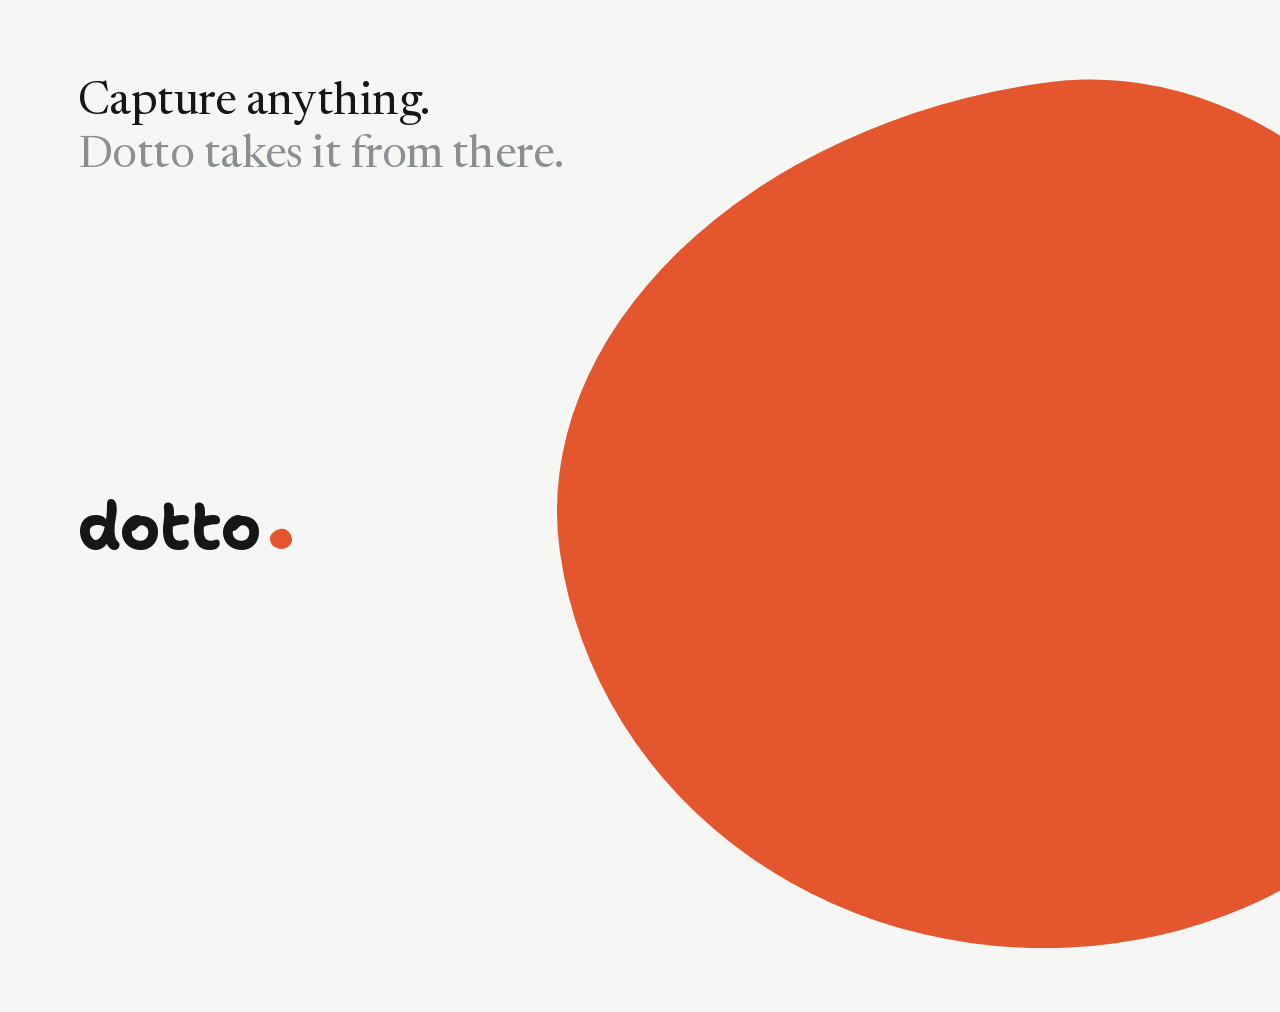
<file: design/card.html>
<!doctype html>
<html lang="en">
<head>
<meta charset="utf-8">
<title>The card</title>
<!-- The picture a link to dotto.works shows where it is pasted, 1200 by 630. design/card.sh
     takes it into site/card.png. Dotto's dot leads, too large for the card to hold; the
     site's sentence is said quietly above and the name stands in the corner below. -->
<style>
@font-face { font-family: "Newsreader"; font-weight: 400; src: url(../site/fonts/newsreader-400.e09ad385.woff2) format("woff2"); }
@font-face { font-family: "Shantell Sans"; font-weight: 700; font-display: block; src: url([data-uri]) format("woff2"); }
/* The dots. Written by `swift run --package-path design dot` from design/dots.json. Change them there. */
/* Dotto's own dot. */
:root { --own-r: 58% 42% 47% 53% / 46% 55% 45% 54%; --own-turn: -8deg; --own-w: 1.044; --own-h: 0.9578; }
/* The dots end. */
html, body { margin: 0; }
body { width: 1200px; height: 630px; position: relative; overflow: hidden; background: #f6f6f4; color: #141618; }
.big { position: absolute; left: 560px; top: 89px; width: calc(900px * var(--own-w)); height: calc(900px * var(--own-h)); border-radius: var(--own-r); transform: rotate(var(--own-turn)); background: #e4572e; }
.mark { position: absolute; left: 78px; bottom: 71px; font: 700 64px/1 "Shantell Sans"; letter-spacing: -0.02em; white-space: nowrap; }
.mark i { display: inline-block; margin-left: 9px; width: calc(21px * var(--own-w)); height: calc(21px * var(--own-h)); border-radius: var(--own-r); transform: rotate(var(--own-turn)); background: #e4572e; }
.say { position: absolute; left: 78px; top: 77px; margin: 0; font: 400 46px/1.16 "Newsreader"; letter-spacing: -0.012em; }
.say span { display: block; }
.say span + span { color: #8a8f93; }
</style>
</head>
<body>
<i class="big"></i>
<div class="mark">dotto<i></i></div>
<p class="say"><span>Capture anything.</span><span>Dotto takes it from there.</span></p>
</body>
</html>
</file>
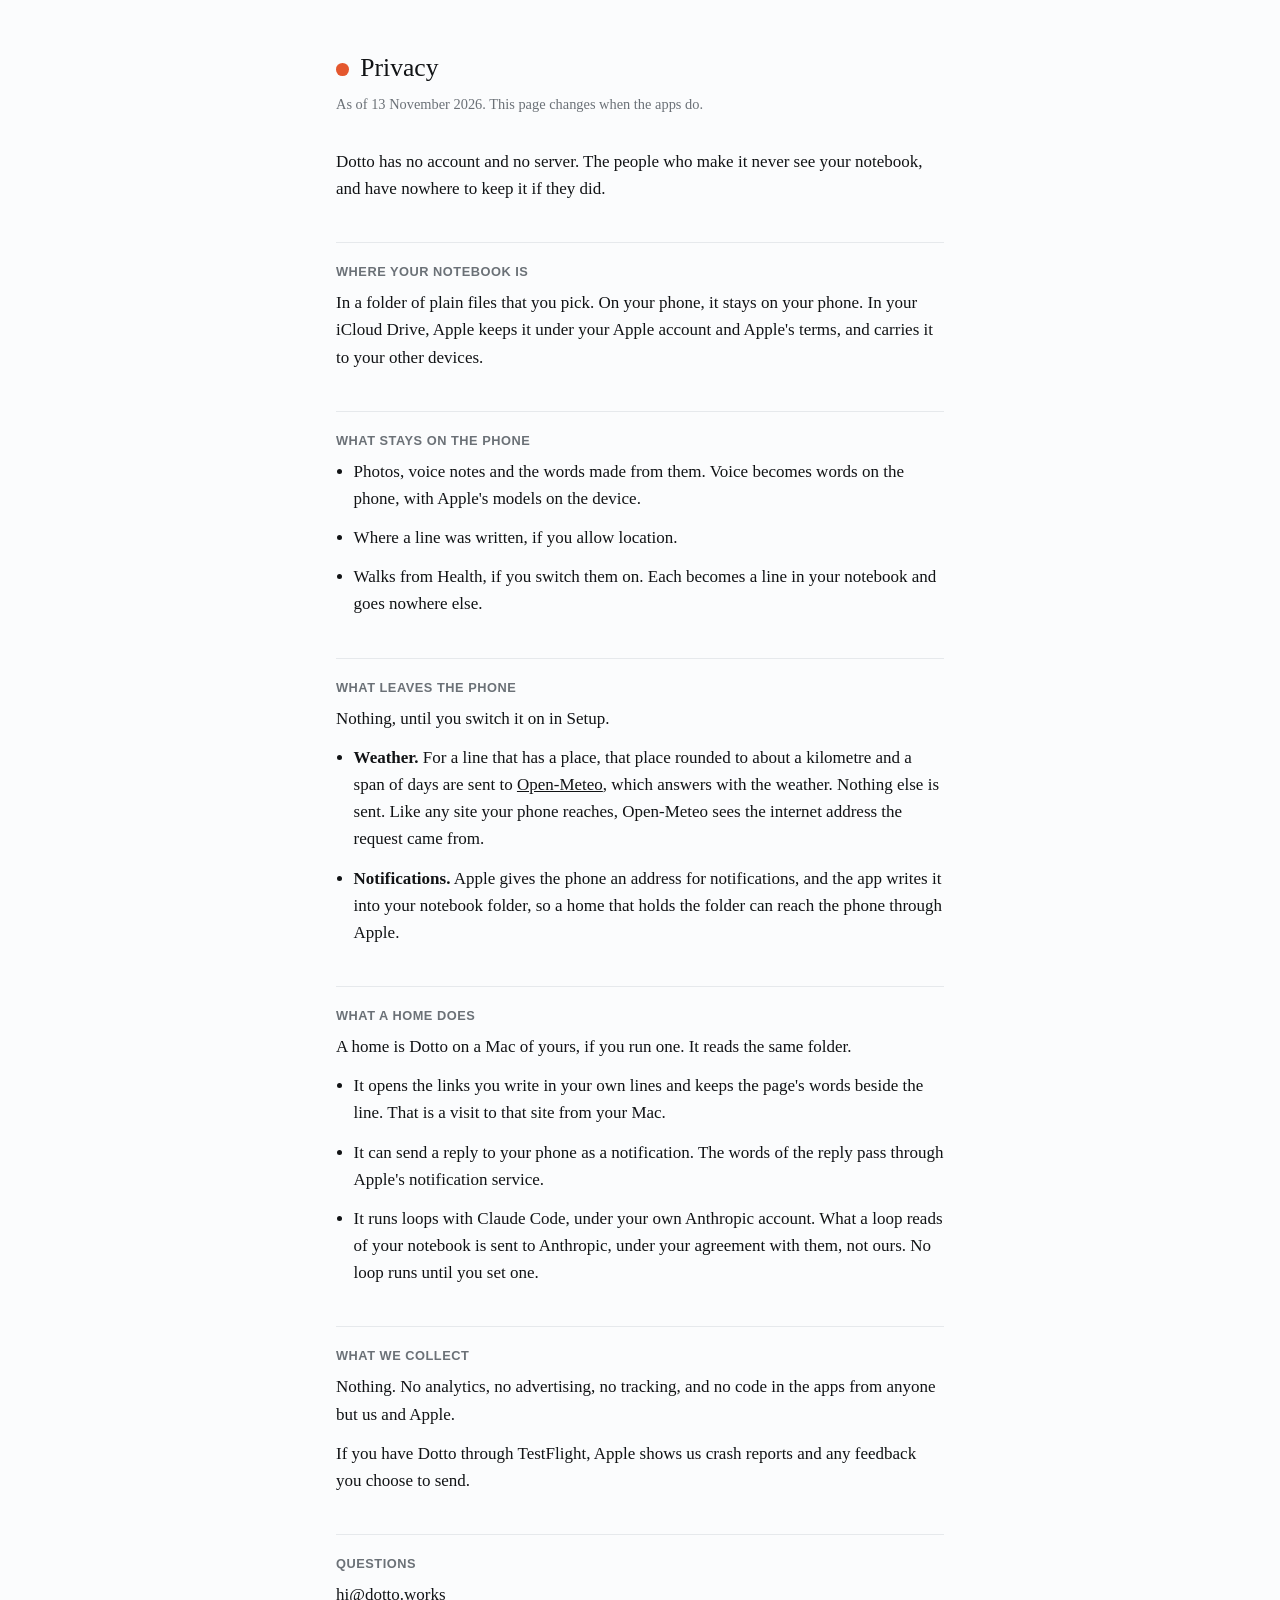
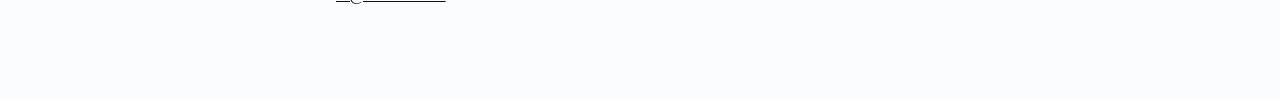
<file: site/privacy.html>
<!doctype html>
<html lang="en">
<head>
<meta charset="utf-8">
<meta name="viewport" content="width=device-width, initial-scale=1">
<title>Privacy · Dotto</title>
<style>
  :root { --ground: #FBFCFD; --ink: #111315; --quiet: #6B7177; --line: #E6E9EC; --dot: #E4572E; }
  @media (prefers-color-scheme: dark) {
    :root { --ground: #141618; --ink: #ECEEF0; --quiet: #969CA3; --line: #2A2E32; --dot: #FF6A3D; }
  }
  html { background: var(--ground); color: var(--ink); }
  body { margin: 0 auto; max-width: 38rem; padding: 3rem 1.25rem 5rem; font: 17px/1.6 ui-serif, "New York", Georgia, serif; }
  h1 { font-size: 1.6rem; font-weight: 500; margin: 0 0 .25rem; }
  h1 i { display: inline-block; width: .5em; height: .5em; border-radius: 50%; background: var(--dot); margin-right: .45em; }
  h2 { font: 600 .8rem/1.4 ui-sans-serif, -apple-system, "Helvetica Neue", sans-serif; letter-spacing: .04em; text-transform: uppercase;
       color: var(--quiet); margin: 2.5rem 0 .5rem; padding-top: 1.25rem; border-top: 1px solid var(--line); }
  p, li { margin: 0 0 .75rem; }
  ul { padding-left: 1.1rem; margin: 0; }
  .dated { color: var(--quiet); font-size: .9rem; margin-bottom: 2rem; }
  a { color: inherit; }
</style>
</head>
<body>

<h1><i></i>Privacy</h1>
<p class="dated">As of 13 November 2026. This page changes when the apps do.</p>

<p>Dotto has no account and no server. The people who make it never see your notebook, and
have nowhere to keep it if they did.</p>

<h2>Where your notebook is</h2>
<p>In a folder of plain files that you pick. On your phone, it stays on your phone. In your
iCloud Drive, Apple keeps it under your Apple account and Apple's terms, and carries it to
your other devices.</p>

<h2>What stays on the phone</h2>
<ul>
  <li>Photos, voice notes and the words made from them. Voice becomes words on the phone, with Apple's models on the device.</li>
  <li>Where a line was written, if you allow location.</li>
  <li>Walks from Health, if you switch them on. Each becomes a line in your notebook and goes nowhere else.</li>
</ul>

<h2>What leaves the phone</h2>
<p>Nothing, until you switch it on in Setup.</p>
<ul>
  <li><b>Weather.</b> For a line that has a place, that place rounded to about a kilometre and a span of days are sent to
      <a href="https://open-meteo.com/">Open-Meteo</a>, which answers with the weather. Nothing else is sent. Like any site your phone
      reaches, Open-Meteo sees the internet address the request came from.</li>
  <li><b>Notifications.</b> Apple gives the phone an address for notifications, and the app writes it into your notebook folder,
      so a home that holds the folder can reach the phone through Apple.</li>
</ul>

<h2>What a home does</h2>
<p>A home is Dotto on a Mac of yours, if you run one. It reads the same folder.</p>
<ul>
  <li>It opens the links you write in your own lines and keeps the page's words beside the line. That is a visit to that site from your Mac.</li>
  <li>It can send a reply to your phone as a notification. The words of the reply pass through Apple's notification service.</li>
  <li>It runs loops with Claude Code, under your own Anthropic account. What a loop reads of your notebook is sent to Anthropic,
      under your agreement with them, not ours. No loop runs until you set one.</li>
</ul>

<h2>What we collect</h2>
<p>Nothing. No analytics, no advertising, no tracking, and no code in the apps from anyone but us and Apple.</p>
<p>If you have Dotto through TestFlight, Apple shows us crash reports and any feedback you choose to send.</p>

<h2>Questions</h2>
<p><a href="mailto:hi@dotto.works">hi@dotto.works</a></p>

</body>
</html>
</file>
